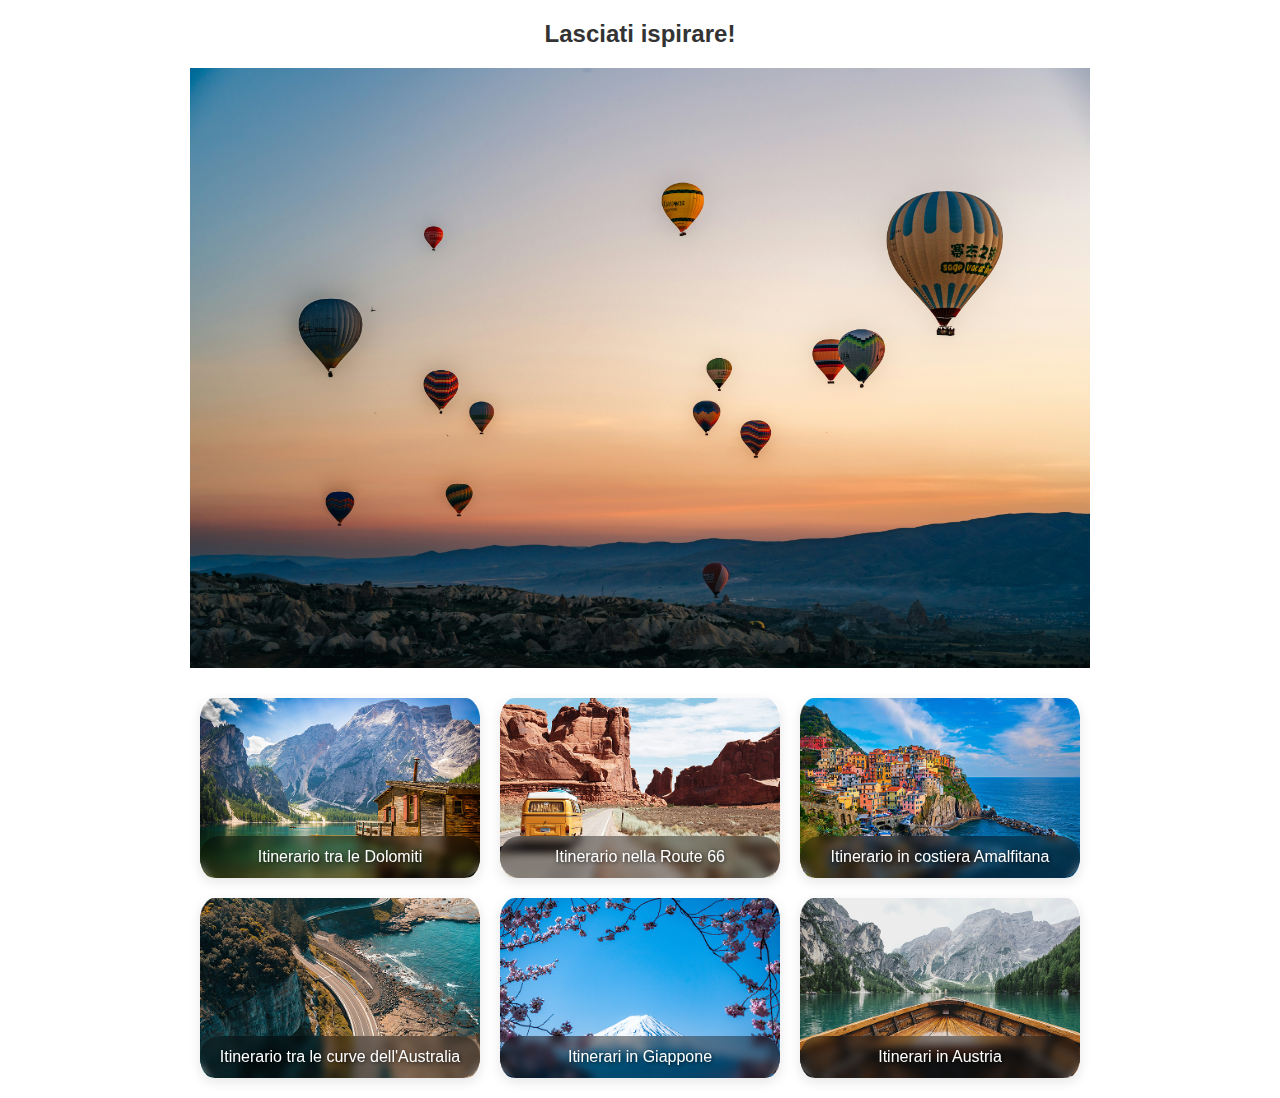
<file: contentwithcards.html>
<!DOCTYPE html>
<html lang="it">
  <head>
    <meta http-equiv="X-UA-Compatible" content="IE=edge" />
    <meta charset="utf-8" />
    <meta name="viewport" content="width=device-width, initial-scale=1.0" />
    <link rel="stylesheet" href="contentwithcards.css" />

    <title>Travel Routes</title>
  </head>

  <body>
    <section class="inspiration">
      <h2>Lasciati ispirare!</h2>
      <div class="hero-image">
        <img src="immagini/hotairbaloon.jpg" alt="Mongolfiere al tramonto" />
      </div>
      <!-- Card -->
      <div class="cards">
        <div class="card">
          <img src="immagini/dolomiti.png" alt="Itinerario Dolomiti" />
          <div class="label">Itinerario tra le Dolomiti</div>
        </div>
        <div class="card">
          <img src="immagini/route66.png" alt="Itinerario Route 66" />
          <div class="label">Itinerario nella Route 66</div>
        </div>
        <div class="card">
          <img
            src="immagini/amalfi.png"
            alt="Itinerario in costiera Amalfitana"
          />
          <div class="label">Itinerario in costiera Amalfitana</div>
        </div>
        <div class="card">
          <img src="immagini/australia.png" alt="Itinerari Australia" />
          <div class="label">Itinerario tra le curve dell'Australia</div>
        </div>
        <div class="card">
          <img src="immagini/giappone.png" alt="Itinerari Giappone" />
          <div class="label">Itinerari in Giappone</div>
        </div>
        <div class="card">
          <img src="immagini/austria.png" alt="Itinerari Austria" />
          <div class="label">Itinerari in Austria</div>
        </div>
      </div>
    </section>
  </body>
</html>
</file>
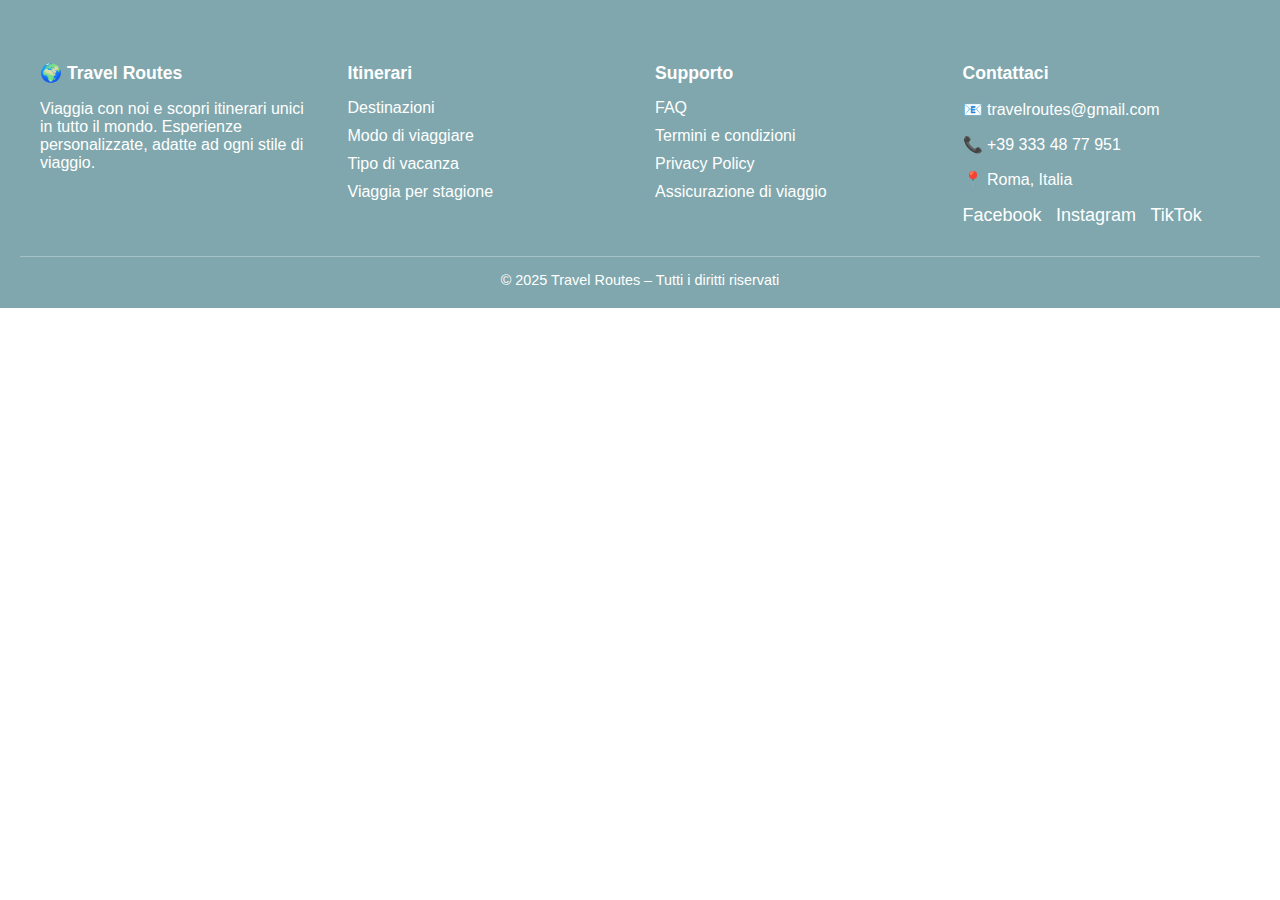
<file: footer.html>
<!DOCTYPE html>
<html lang="it">
  <head>
    <meta charset="UTF-8" />
    <meta name="viewport" content="width=device-width, initial-scale=1.0" />
    <title>Footer Travel Routes</title>
    <style>
      body {
        margin: 0;
        font-family: Arial, sans-serif;
      }

      footer {
        background-color: #7fa7ad;
        color: #fff;
        padding: 40px 20px 20px;
      }

      .footer-container {
        display: grid;
        grid-template-columns: repeat(auto-fit, minmax(200px, 1fr));
        gap: 30px;
        max-width: 1200px;
        margin: 0 auto;
      }

      .footer-col h4 {
        font-size: 1.1rem;
        margin-bottom: 15px;
        font-weight: bold;
      }

      .footer-col ul {
        list-style: none;
        padding: 0;
        margin: 0;
      }

      .footer-col ul li {
        margin-bottom: 10px;
      }

      .footer-col ul li a {
        color: #fff;
        text-decoration: none;
        transition: color 0.3s ease;
      }

      .footer-col ul li a:hover {
        color: #ffd166;
      }

      .social-links a {
        display: inline-block;
        margin-right: 10px;
        font-size: 18px;
        color: #fff;
        text-decoration: none;
        transition: color 0.3s ease;
      }

      .social-links a:hover {
        color: #ffd166;
      }

      .footer-bottom {
        text-align: center;
        margin-top: 30px;
        font-size: 0.9rem;
        border-top: 1px solid rgba(255, 255, 255, 0.3);
        padding-top: 15px;
      }
    </style>
  </head>
  <body>
    <footer>
      <div class="footer-container">
        <!-- Logo e descrizione -->
        <div class="footer-col">
          <h4>🌍 Travel Routes</h4>
          <p>
            Viaggia con noi e scopri itinerari unici in tutto il mondo.
            Esperienze personalizzate, adatte ad ogni stile di viaggio.
          </p>
        </div>

        <!-- Itinerari -->
        <div class="footer-col">
          <h4>Itinerari</h4>
          <ul>
            <li><a href="#">Destinazioni</a></li>
            <li><a href="#">Modo di viaggiare</a></li>
            <li><a href="#">Tipo di vacanza</a></li>
            <li><a href="#">Viaggia per stagione</a></li>
          </ul>
        </div>

        <!-- Supporto -->
        <div class="footer-col">
          <h4>Supporto</h4>
          <ul>
            <li><a href="#">FAQ</a></li>
            <li><a href="#">Termini e condizioni</a></li>
            <li><a href="#">Privacy Policy</a></li>
            <li><a href="#">Assicurazione di viaggio</a></li>
          </ul>
        </div>

        <!-- Contatti -->
        <div class="footer-col">
          <h4>Contattaci</h4>
          <p>📧 travelroutes@gmail.com</p>
          <p>📞 ‪+39 333 48 77 951‬</p>
          <p>📍 Roma, Italia</p>
          <div class="social-links">
            <a href="#">Facebook</a>
            <a href="#">Instagram</a>
            <a href="#">TikTok</a>
          </div>
        </div>
      </div>

      <div class="footer-bottom">
        © 2025 Travel Routes – Tutti i diritti riservati
      </div>
    </footer>
  </body>
</html>
</file>
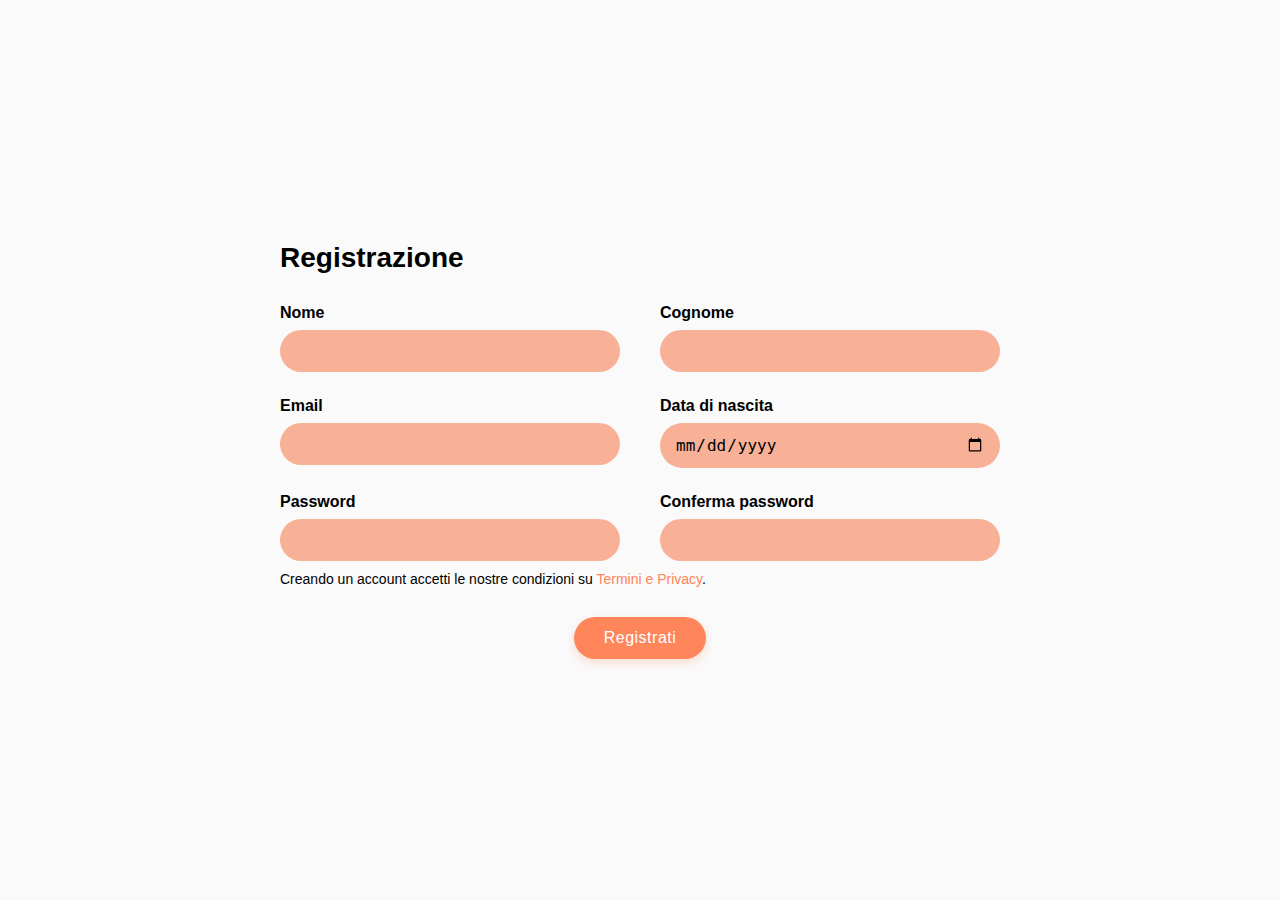
<file: form_registrazione.html>
<!DOCTYPE html>
<html lang="it">
  <head>
    <meta http-equiv="X-UA-Compatible" content="IE=edge" />
    <meta charset="utf-8" />
    <meta name="viewport" content="width=device-width, initial-scale=1.0" />
    <link rel="stylesheet" href="form_registrazione.css" />

    <title>Travel Routes</title>
  </head>

  <body>
    <form action="#">
      <h1>Registrazione</h1>

      <div class="form-grid">
        <div>
          <label for="name">Nome</label>
          <input type="text" name="name" id="name" required />
        </div>

        <div>
          <label for="surname">Cognome</label>
          <input type="text" name="surname" id="surname" required />
        </div>

        <div>
          <label for="email">Email</label>
          <input type="email" name="email" id="email" required />
        </div>

        <div>
          <label for="birth">Data di nascita</label>
          <input type="date" name="birth" id="birth" required />
        </div>

        <div>
          <label for="password">Password</label>
          <input type="password" name="password" id="password" required />
        </div>

        <div>
          <label for="confirm">Conferma password</label>
          <input type="password" name="confirm" id="confirm" required />
        </div>
      </div>

      <div>
        <p class="terms">
          Creando un account accetti le nostre condizioni su
          <a href="#">Termini e Privacy</a>.
        </p>
      </div>

      <div class="form-footer">
        <button type="submit">Registrati</button>
      </div>
    </form>
    <script>
      const form = document.querySelector("form");

      form.addEventListener("submit", (e) => {
        e.preventDefault(); // blocca l'invio per validare prima

        const password = form.password.value.trim();
        const confirm = form.confirm.value.trim();

        // Controllo password uguali
        if (password !== confirm) {
          alert("Le password non corrispondono!");
          form.confirm.focus();
          return;
        }

        // Controlla lunghezza minima password
        if (password.length < 6) {
          alert("La password deve contenere almeno 6 caratteri!");
          form.password.focus();
          return;
        }

        // Se tutto ok, invia il form (o fai chiamata API ecc)
        alert("Registrazione completata con successo!");

        form.submit(); // invia il form normalmente
      });
    </script>
  </body>
</html>
</file>
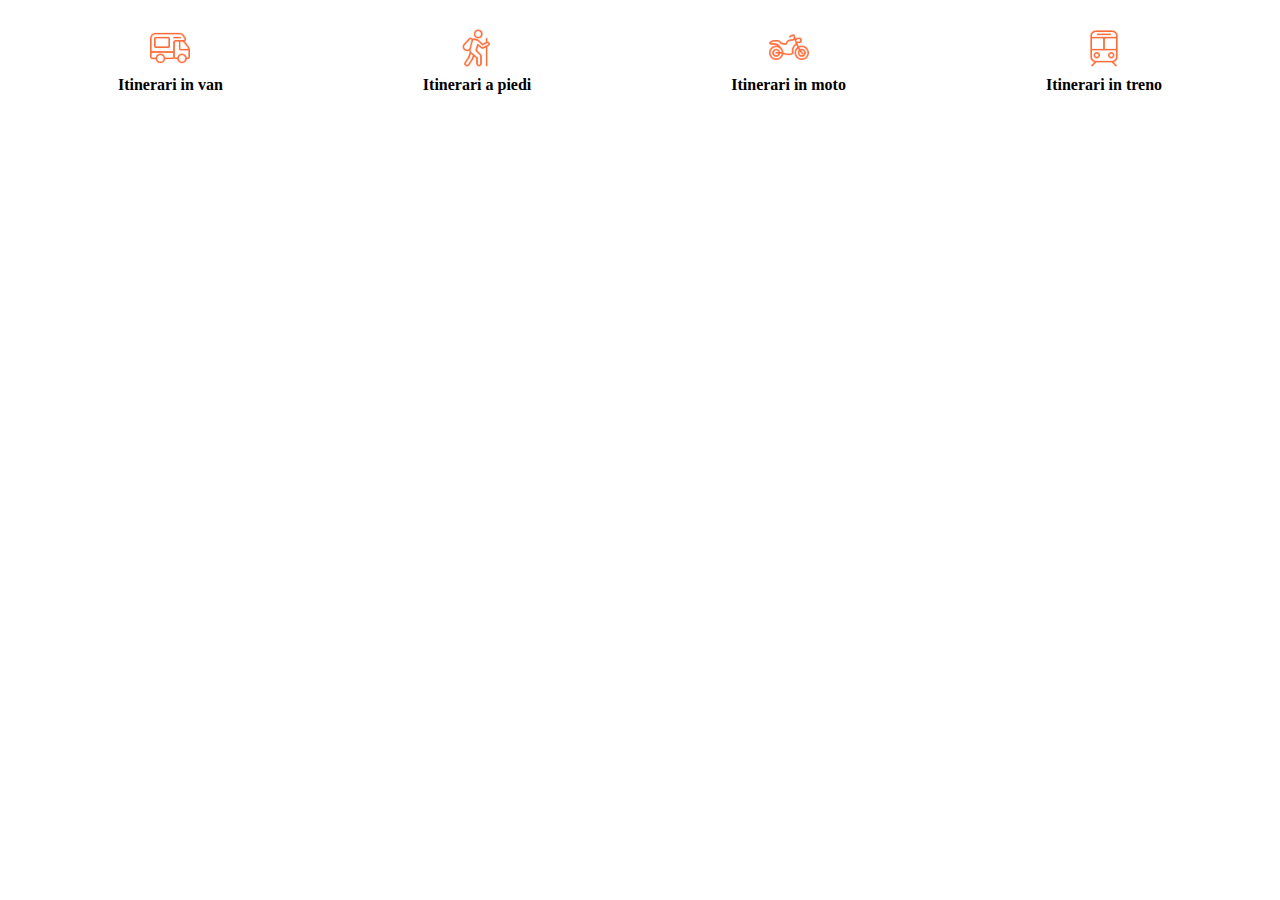
<file: iconBar.html>
<!DOCTYPE html>
<html lang="en">
<head>
    <meta charset="UTF-8">
    <meta name="viewport" content="width=device-width, initial-scale=1.0">
    <title>IconBar</title>
    <link rel="stylesheet" href="iconBar-css.css">
</head>
<body>
    <div class="icon-list">
        <div class="icon-item">
            <img src="[data-uri]" alt="rv-campground">
            <span>Itinerari in van</span>
        </div>
        <div class="icon-item">
            <img src="[data-uri]" alt="trekking">
            <span>Itinerari a piedi</span>
        </div>
        <div class="icon-item">
            <img src="[data-uri]" alt="motorcycle">
            <span>Itinerari in moto</span>
        </div>
        <div class="icon-item">
            <img src="[data-uri]" alt="subway">
            <span>Itinerari in treno</span>
        </div>
    </div>
</body>
</html>
</file>
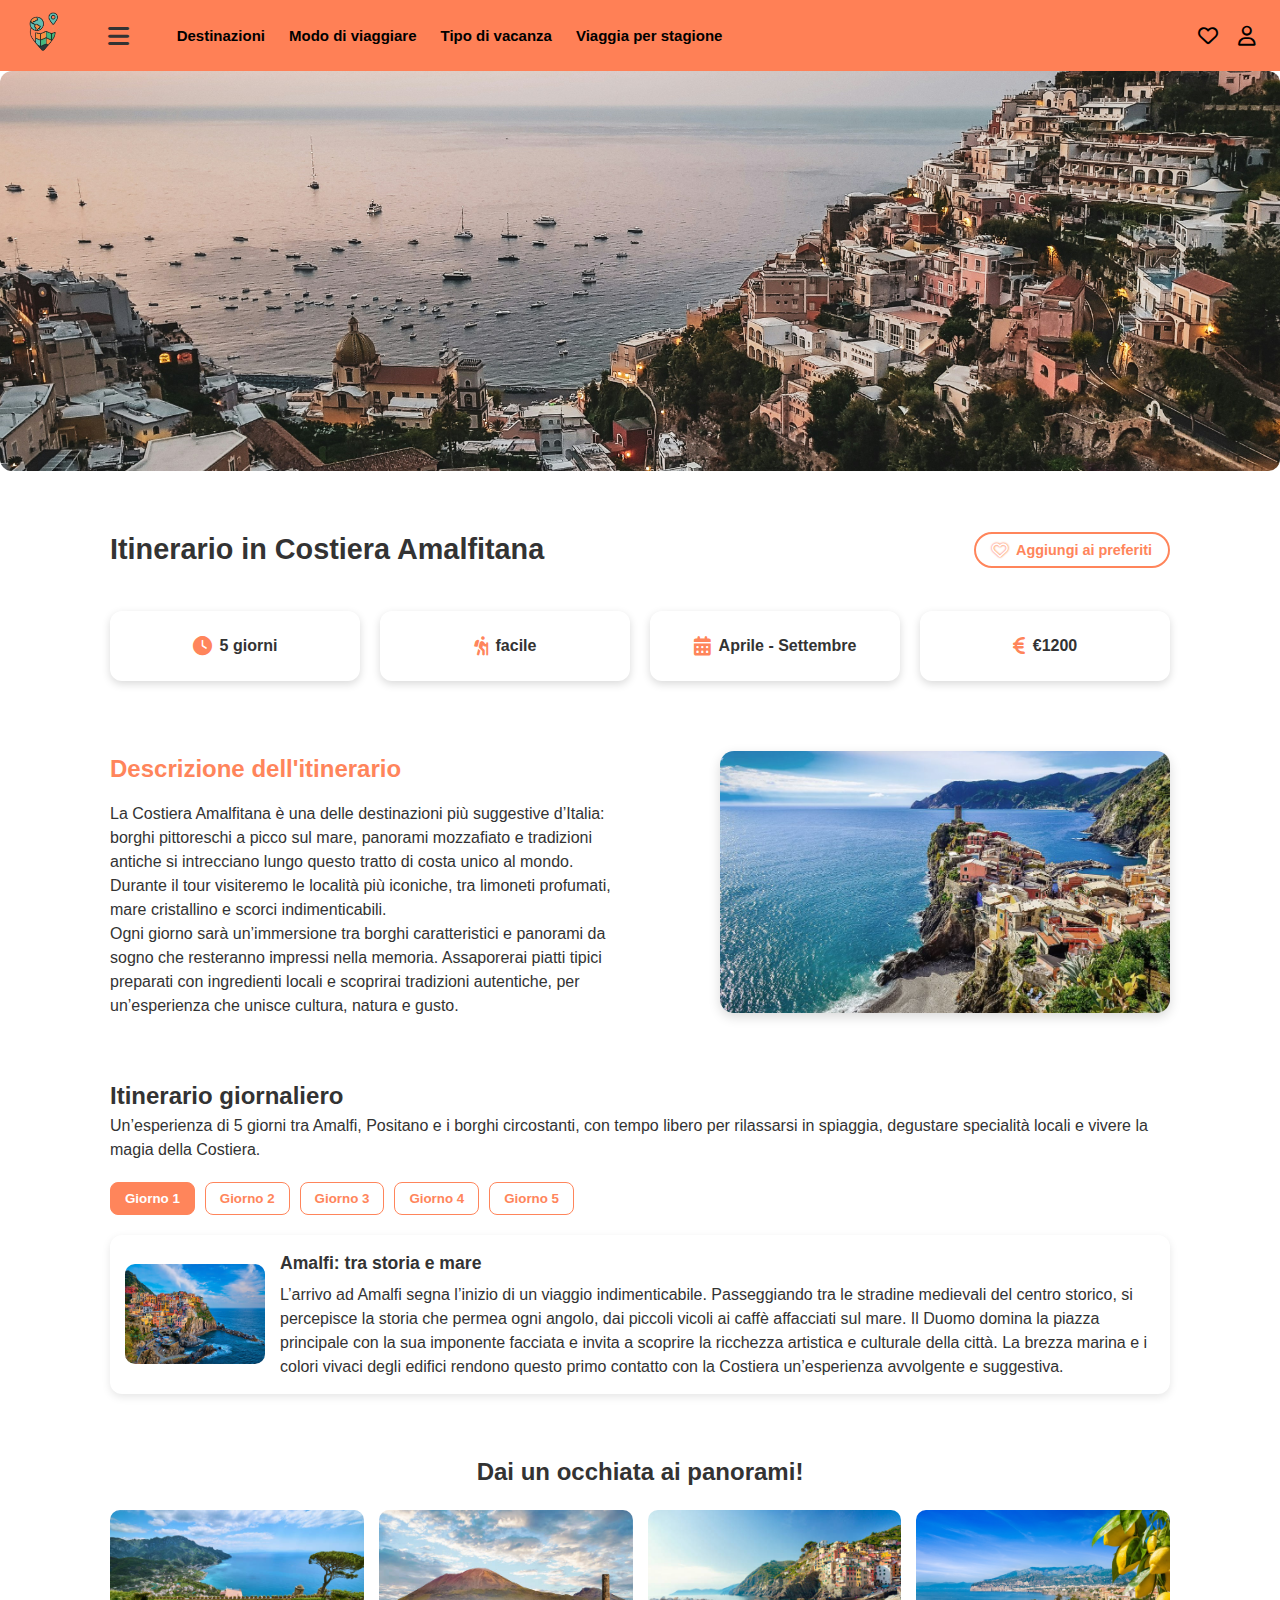
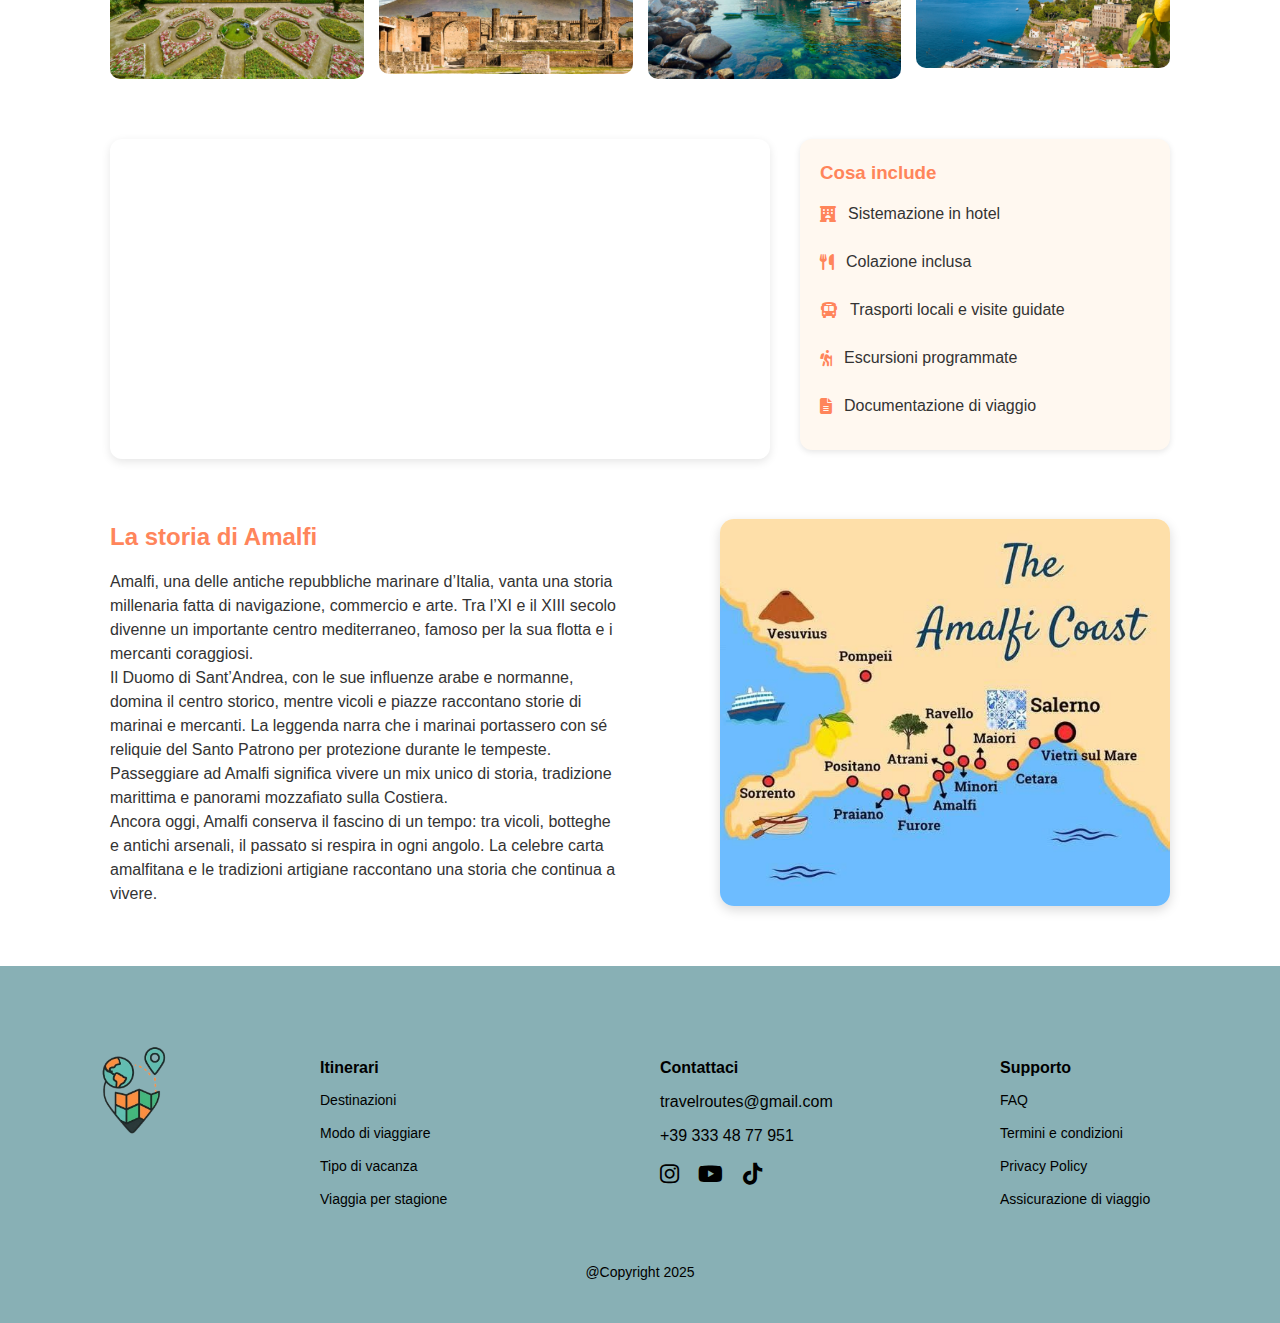
<file: paginaitinerario.html>
<!DOCTYPE html>
<html lang="it">
  <head>
    <meta http-equiv="X-UA-Compatible" content="IE=edge" />
    <meta charset="utf-8" />
    <meta name="viewport" content="width=device-width, initial-scale=1.0" />
    <link rel="stylesheet" href="paginaitinerario.css" />
    <link
      rel="stylesheet"
      href="https://cdnjs.cloudflare.com/ajax/libs/font-awesome/6.5.0/css/all.min.css"
    />
    <link
      href="https://fonts.googleapis.com/css2?family=Poppins:wght@400;600&display=swap"
      rel="stylesheet"
    />
    <title>Travel Routes</title>
  </head>
  <body>
    <!--NAV BAR-->
    <nav class="navbar">
      <div class="navbar-left">
        <a href="#">
          <img
            src="immagini/logo-senza-sfondo.png"
            alt="Logo"
            class="nav-logo"
          />
        </a>
        <i class="fas fa-bars hamburger" id="hamburgerIcon"></i>
      </div>

      <ul class="navbar-menu">
        <li class="dropdown">
          <a href="#" id="link-destinazioni">Destinazioni</a>
          <ul class="dropdown-menu">
            <li>Islanda</li>
            <li>Stati Uniti</li>
            <li>Africa</li>
            <li>Francia</li>
            <li>Spagna</li>
            <li>Portogallo</li>
            <li>Croazia</li>
            <li>Grecia</li>
          </ul>
        </li>
        <li class="dropdown">
          <a href="#" id="link-modo">Modo di viaggiare</a>
          <ul class="dropdown-menu">
            <li>Van</li>
            <li>Camper</li>
            <li>Moto</li>
            <li>Macchina</li>
            <li>Treno</li>
            <li>A piedi</li>
          </ul>
        </li>
        <li class="dropdown">
          <a href="#" id="link-tipo">Tipo di vacanza</a>
          <ul class="dropdown-menu">
            <li>In solitaria</li>
            <li>In gruppo organizzato</li>
            <li>In gruppo con noi</li>
            <li>In famiglia</li>
          </ul>
        </li>
        <li class="dropdown">
          <a href="#" id="link-stagione">Viaggia per stagione</a>
          <ul class="dropdown-menu">
            <li>Estate</li>
            <li>Autunno</li>
            <li>Inverno</li>
            <li>Primavera</li>
          </ul>
        </li>
      </ul>

      <div class="navbar-icons">
        <i class="far fa-heart" aria-label="Preferiti"></i>

        <!--FORM LOGIN-->
        <div class="user-login-container">
          <i class="far fa-user" id="userIcon" aria-label="Login"></i>
          <div id="loginDropdown" class="dropdown hidden">
            <h3>Login</h3>
            <form>
              <label for="email">Email</label>
              <input type="email" id="email" name="email" required />

              <label for="password">Password</label>
              <input type="password" id="password" name="password" required />

              <div class="button_group">
                <button type="submit">Accedi</button>
                <a href="form_registrazione.html">Registrati</a>
              </div>
            </form>
          </div>
        </div>
      </div>
      <script>
        const userIcon = document.getElementById("userIcon");
        const loginDropdown = document.getElementById("loginDropdown");

        userIcon.addEventListener("click", (e) => {
          e.stopPropagation();
          loginDropdown.classList.toggle("show");
          if (loginDropdown.classList.contains("show")) {
            loginDropdown.querySelector("#email").focus();
          }
        });

        document.addEventListener("click", () => {
          loginDropdown.classList.remove("show");
        });
      </script>
    </nav>

    <!-- TOGGLE MENU MOBILE-->
    <section class="toggle-body" id="toggleBody">
      <div class="navbar-toggle">
        <div class="logo-title-toggle">
          <img
            class="logo-senza-sfondo"
            src="immagini/logo-senza-sfondo.png"
            alt="Logo del sito"
          />
          <h3 class="titolo-toggle-menu">Travel Routes</h3>
        </div>
        <img
          class="close-button"
          id="closeToggle"
          src="immagini/icona-chiusura.png"
          alt="close button"
        />
      </div>

      <section class="lista-menu">
        <ul>
          <li><b>Destinazioni</b></li>
          <li>Islanda</li>
          <li>Stati Uniti</li>
          <li>Africa</li>
          <li>Francia</li>
          <li>Spagna</li>
          <li>Portogallo</li>
          <li>Croazia</li>
          <li>Grecia</li>
        </ul>
        <ul>
          <li><b>Modo di viaggiare</b></li>
          <li>Van</li>
          <li>Camper</li>
          <li>Moto</li>
          <li>Macchina</li>
          <li>Treno</li>
          <li>A piedi</li>
        </ul>
        <ul>
          <li><b>Tipo di vacanza</b></li>
          <li>In solitaria</li>
          <li>In gruppo organizzato</li>
          <li>In gruppo con noi</li>
          <li>In famiglia</li>
        </ul>
        <ul>
          <li><b>Viaggia per stagione</b></li>
          <li>Estate</li>
          <li>Autunno</li>
          <li>Inverno</li>
          <li>Primavera</li>
        </ul>
      </section>
    </section>

    <script>
      const heartIcon = document.querySelector(".fa-heart");
      const hamburgerIcon = document.getElementById("hamburgerIcon");
      const toggleBody = document.getElementById("toggleBody");
      const closeToggle = document.getElementById("closeToggle");

      heartIcon.addEventListener("click", () => {
        heartIcon.classList.toggle("fas");
        heartIcon.classList.toggle("far");
      });

      hamburgerIcon.addEventListener("click", () => {
        toggleBody.classList.add("active");
      });

      closeToggle.addEventListener("click", () => {
        toggleBody.classList.remove("active");
      });

      window.addEventListener("resize", () => {
        if (window.innerWidth > 768) {
          toggleBody.classList.remove("active");
        }
      });
      const dropdownLinks = document.querySelectorAll(
        ".navbar-menu .dropdown > a"
      );

      dropdownLinks.forEach((link) => {
        link.addEventListener("click", function (e) {
          e.preventDefault();

          const dropdownMenu = this.nextElementSibling;

          document
            .querySelectorAll(".navbar-menu .dropdown-menu.active")
            .forEach((menu) => {
              if (menu !== dropdownMenu) {
                menu.classList.remove("active");
              }
            });

          dropdownMenu.classList.toggle("active");
        });
      });

      document.addEventListener("click", (e) => {
        if (!e.target.closest(".navbar-menu .dropdown")) {
          document
            .querySelectorAll(".navbar-menu .dropdown-menu.active")
            .forEach((menu) => {
              menu.classList.remove("active");
            });
        }
      });
    </script>

    <!--PAGINA ITINERARIO-->
    <header class="hero">
      <img src="immagini/itinerarioamalfi.jpg" alt="Costiera Amalfitana" />
    </header>

    <section class="titolo">
      <h1>Itinerario in Costiera Amalfitana</h1>
      <button class="preferiti-btn" id="preferitiBtn">
        <i class="fa-regular fa-heart" id="cuoreIcona"></i> Aggiungi ai
        preferiti
      </button>
    </section>

    <section class="info-cards">
      <div class="card">
        <i class="fa-solid fa-clock"> </i> <span>5 giorni</span>
      </div>
      <div class="card">
        <i class="fa-solid fa-person-hiking"> </i> <span>facile</span>
      </div>
      <div class="card">
        <i class="fa-solid fa-calendar-days"> </i>
        <span>Aprile - Settembre</span>
      </div>
      <div class="card">
        <i class="fa-solid fa-euro-sign"> </i> <span>€1200</span>
      </div>
    </section>

    <section class="descrizione">
      <div class="text">
        <h2>Descrizione dell'itinerario</h2>
        <p>
          La Costiera Amalfitana è una delle destinazioni più suggestive
          d’Italia: borghi pittoreschi a picco sul mare, panorami mozzafiato e
          tradizioni antiche si intrecciano lungo questo tratto di costa unico
          al mondo. Durante il tour visiteremo le località più iconiche, tra
          limoneti profumati, mare cristallino e scorci indimenticabili.
        </p>
        <p>
          Ogni giorno sarà un’immersione tra borghi caratteristici e panorami da
          sogno che resteranno impressi nella memoria. Assaporerai piatti tipici
          preparati con ingredienti locali e scoprirai tradizioni autentiche,
          per un’esperienza che unisce cultura, natura e gusto.
        </p>
      </div>
      <div class="side-image">
        <img
          src="immagini/panoramaamalfi.jpg"
          alt="Panorama Costiera Amalfitana"
        />
      </div>
    </section>
    <section class="itinerario-giorni">
      <div class="text">
        <h2>Itinerario giornaliero</h2>
        <p>
          Un’esperienza di 5 giorni tra Amalfi, Positano e i borghi circostanti,
          con tempo libero per rilassarsi in spiaggia, degustare specialità
          locali e vivere la magia della Costiera.
        </p>
        <div class="giorni-tabs">
          <button class="tab attivo" data-giorno="1">Giorno 1</button>
          <button class="tab" data-giorno="2">Giorno 2</button>
          <button class="tab" data-giorno="3">Giorno 3</button>
          <button class="tab" data-giorno="4">Giorno 4</button>
          <button class="tab" data-giorno="5">Giorno 5</button>
        </div>
        <!-- Giorno 1 -->
        <div class="giorno" id="giorno-1">
          <div class="attivita-card">
            <img src="immagini/amalfi.png" alt="Amalfi" />
            <div class="text">
              <h3>Amalfi: tra storia e mare</h3>
              <p>
                L’arrivo ad Amalfi segna l’inizio di un viaggio indimenticabile.
                Passeggiando tra le stradine medievali del centro storico, si
                percepisce la storia che permea ogni angolo, dai piccoli vicoli
                ai caffè affacciati sul mare. Il Duomo domina la piazza
                principale con la sua imponente facciata e invita a scoprire la
                ricchezza artistica e culturale della città. La brezza marina e
                i colori vivaci degli edifici rendono questo primo contatto con
                la Costiera un’esperienza avvolgente e suggestiva.
              </p>
            </div>
          </div>
        </div>
        <!-- Giorno 2 -->
        <div class="giorno" id="giorno-2">
          <div class="attivita-card">
            <img src="immagini/ravello.jpg" alt="Ravello" />
            <div class="text">
              <h3>Ravello: giardini sospesi sul mare</h3>
              <p>
                A Ravello i celebri giardini di Villa Rufolo e Villa Cimbrone
                offrono panorami che sembrano dipinti. Tra fiori profumati e
                viali ombreggiati, ogni angolo regala scorci sul mare
                scintillante sottostante. Passeggiare qui significa lasciarsi
                avvolgere da un’atmosfera romantica e contemplativa, mentre la
                vista sulla Costiera Amalfitana si apre davanti agli occhi in
                tutta la sua maestosità.
              </p>
            </div>
          </div>
        </div>
        <!-- Giorno 3 -->
        <div class="giorno" id="giorno-3">
          <div class="attivita-card">
            <img src="immagini/pompei.jpg" alt="Pompei" />
            <div class="text">
              <h3>Pompei: un tuffo nel passato</h3>
              <p>
                La visita a Pompei è un viaggio nel tempo: camminare tra le
                antiche strade lastricate e ammirare le rovine di templi, teatri
                e ville permette di immaginare la vita quotidiana di secoli fa.
                Una guida esperta accompagna tra dettagli e curiosità che
                rendono viva la storia di questa città straordinariamente
                conservata, facendo emergere l’emozione di fronte a
                testimonianze millenarie.
              </p>
            </div>
          </div>
        </div>
        <!-- Giorno 4 -->
        <div class="giorno" id="giorno-4">
          <div class="attivita-card">
            <img src="immagini/positano.jpg" alt="Positano" />
            <div class="text">
              <h3>Positano: tra vicoli e mare</h3>
              <p>
                Positano incanta con le sue casette colorate che sembrano
                arrampicarsi sulla roccia. Passeggiare tra i vicoli pieni di
                negozi artigianali e caffè pittoreschi è un piacere per i sensi.
                Il tempo libero in spiaggia permette di rilassarsi ascoltando il
                mare, godendo dei panorami mozzafiato e assaporando appieno
                l’atmosfera unica di questa perla della Costiera Amalfitana.
              </p>
            </div>
          </div>
        </div>
        <!-- Giorno 5 -->
        <div class="giorno" id="giorno-5">
          <div class="attivita-card">
            <img src="immagini/sorrento.jpg" alt="Sorrento" />
            <div class="text">
              <h3>Sorrento: sapori e addii</h3>
              <p>
                L’ultimo giorno a Sorrento offre un mix di sapori e panorami.
                Passeggiare tra il centro storico significa scoprire botteghe e
                laboratori artigianali, mentre il profumo di limoncello e dolci
                tipici riempie l’aria. È il momento di assaporare fino
                all’ultimo la magia della Costiera, conservando nel cuore
                ricordi indimenticabili e la promessa di tornare.
              </p>
            </div>
          </div>
        </div>
      </div>
    </section>

    <section class="galleria">
      <h2>Dai un occhiata ai panorami!</h2>
      <div class="panorami">
        <img src="immagini/ravello.jpg" alt="Giardini di Ravello" />
        <img src="immagini/pompei.jpg" alt="Rovine romane di Pompei" />
        <img src="immagini/positano.jpg" alt="Costa di Positano" />
        <img src="immagini/sorrento.jpg" alt="Centro storico di Sorrento" />
      </div>
    </section>

    <div class="map-container">
      <div class="map-box">
        <iframe
          src="https://www.google.com/maps/embed?pb=!1m18!1m12!1m3!1d24223.59911600943!2d14.571025228276206!3d40.630987062308215!2m3!1f0!2f0!3f0!3m2!1i1024!2i768!4f13.1!3m3!1m2!1s0x133b95b54921c5d1%3A0x151a2c999fb2aca9!2s84011%20Amalfi%20SA!5e0!3m2!1sit!2sit!4v1756392584531!5m2!1sit!2sit"
          width="100%"
          height="100%"
          style="border: 0"
          allowfullscreen=""
          loading="lazy"
          referrerpolicy="no-referrer-when-downgrade"
        >
        </iframe>
      </div>
      <div class="cosa-include">
        <h3>Cosa include</h3>
        <ul>
          <li><i class="fa-solid fa-hotel"></i> Sistemazione in hotel</li>
          <li><i class="fa-solid fa-utensils"> </i> Colazione inclusa</li>
          <li>
            <i class="fa-solid fa-bus"> </i> Trasporti locali e visite guidate
          </li>
          <li>
            <i class="fa-solid fa-person-hiking"></i> Escursioni programmate
          </li>
          <li>
            <i class="fa-solid fa-file-lines"></i> Documentazione di viaggio
          </li>
        </ul>
      </div>
    </div>

    <section class="tour">
      <div class="text">
        <h2>La storia di Amalfi</h2>
        <p>
          Amalfi, una delle antiche repubbliche marinare d’Italia, vanta una
          storia millenaria fatta di navigazione, commercio e arte. Tra l’XI e
          il XIII secolo divenne un importante centro mediterraneo, famoso per
          la sua flotta e i mercanti coraggiosi.
        </p>
        <p>
          Il Duomo di Sant’Andrea, con le sue influenze arabe e normanne, domina
          il centro storico, mentre vicoli e piazze raccontano storie di marinai
          e mercanti. La leggenda narra che i marinai portassero con sé reliquie
          del Santo Patrono per protezione durante le tempeste.
        </p>
        <p>
          Passeggiare ad Amalfi significa vivere un mix unico di storia,
          tradizione marittima e panorami mozzafiato sulla Costiera.
        </p>
        <p>
          Ancora oggi, Amalfi conserva il fascino di un tempo: tra vicoli,
          botteghe e antichi arsenali, il passato si respira in ogni angolo. La
          celebre carta amalfitana e le tradizioni artigiane raccontano una
          storia che continua a vivere.
        </p>
      </div>
      <div class="side-image">
        <img src="immagini/mappatouramalfi.jpg" alt="Mappa tour Amalfi" />
      </div>
    </section>
    <script>
      const tabs = document.querySelectorAll(".giorni-tabs .tab");
      const giorni = document.querySelectorAll(".giorno");

      tabs.forEach((tab, i) => {
        tab.addEventListener("click", () => {
          tabs.forEach((t) => t.classList.remove("attivo"));
          tab.classList.add("attivo");
          giorni.forEach((g) => (g.style.display = "none"));
          document.getElementById("giorno-" + (i + 1)).style.display = "block";
        });
      });
      // Mostra solo Giorno 1 all’avvio
      giorni.forEach((g, i) => (g.style.display = i === 0 ? "block" : "none"));

      const preferitiBtn = document.getElementById("preferitiBtn");
      const cuoreIcona = document.getElementById("cuoreIcona");

      preferitiBtn.addEventListener("click", () => {
        cuoreIcona.classList.toggle("fa-regular");
        cuoreIcona.classList.toggle("fa-solid");

        if (cuoreIcona.classList.contains("fa-solid")) {
          preferitiBtn.innerHTML =
            '<i class="fa-solid fa-heart" id="cuoreIcona"></i> Nei preferiti';
        } else {
          preferitiBtn.innerHTML =
            '<i class="fa-regular fa-heart" id="cuoreIcona"></i> Aggiungi ai preferiti';
        }
      });
    </script>

    <!--FOOTER-->
    <footer>
      <div class="footer-container">
        <!-- Logo -->
        <div class="footer-logo">
          <img src="/immagini/logo-senza-sfondo.png" alt="Logo" />
        </div>

        <!-- Itinerari -->
        <div class="footer-section">
          <h4>Itinerari</h4>
          <ul>
            <li>Destinazioni</li>
            <li>Modo di viaggiare</li>
            <li>Tipo di vacanza</li>
            <li>Viaggia per stagione</li>
          </ul>
        </div>

        <!-- Contatti -->
        <div class="footer-section">
          <h4>Contattaci</h4>
          <p>travelroutes@gmail.com</p>
          <p>+39 333 48 77 951</p>
          <div class="social-icons">
            <a href="#"><i class="fa-brands fa-instagram"></i></a>
            <a href="#"><i class="fa-brands fa-youtube"></i></a>
            <a href="#"><i class="fa-brands fa-tiktok"></i></a>
          </div>
        </div>

        <!-- Supporto -->
        <div class="footer-section">
          <h4>Supporto</h4>
          <ul>
            <li><a href="#">FAQ</a></li>
            <li><a href="#">Termini e condizioni</a></li>
            <li><a href="#">Privacy Policy</a></li>
            <li><a href="#">Assicurazione di viaggio</a></li>
          </ul>
        </div>
      </div>
      <div class="footer-bottom">
        <p>@Copyright 2025</p>
      </div>
    </footer>
  </body>
</html>
</file>
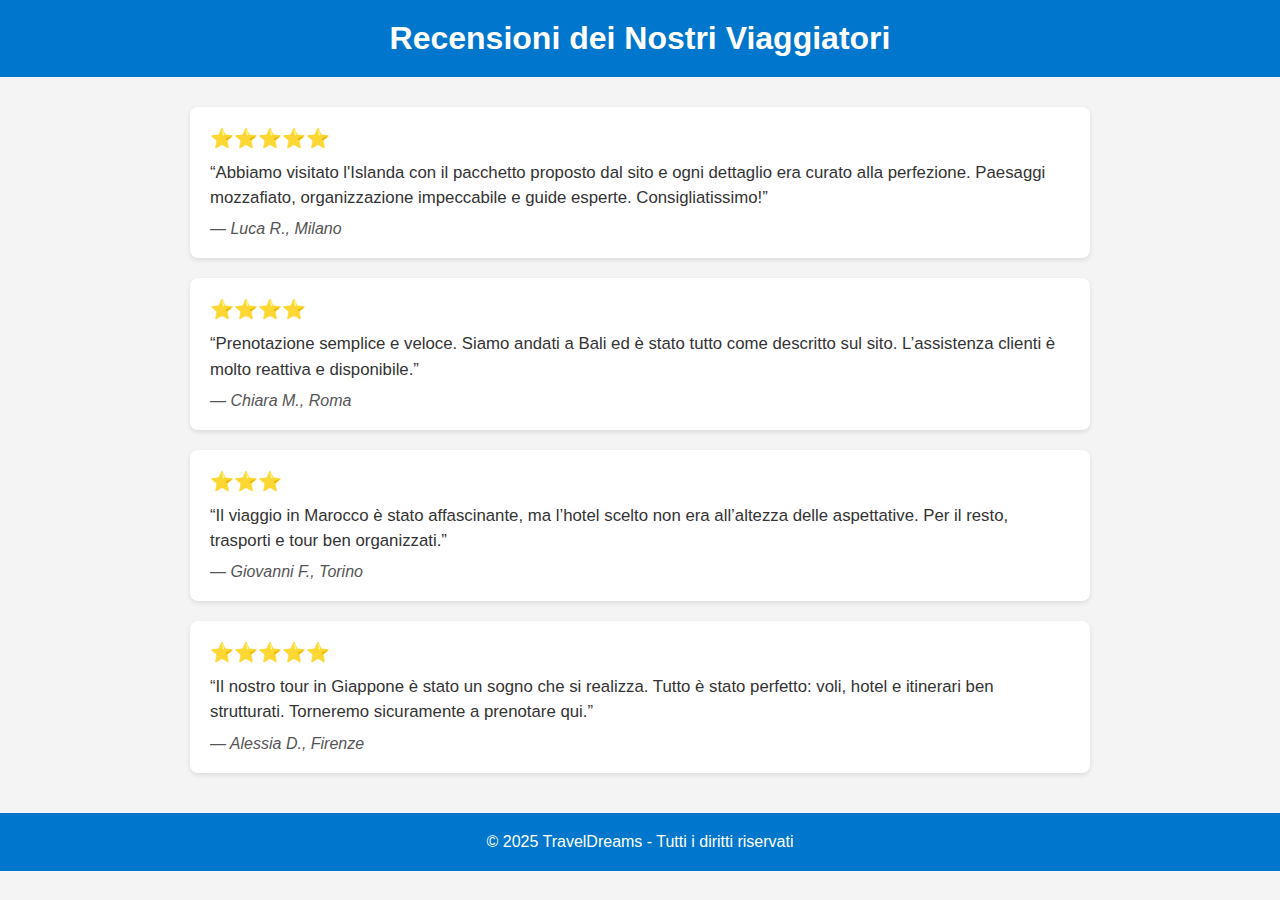
<file: recensioni.html>
<!DOCTYPE html>
<html lang="it">
<head>
  <meta charset="UTF-8">
  <meta name="viewport" content="width=device-width, initial-scale=1.0">
  <title>Recensioni Viaggiatori - TravelDreams</title>
  <style>
    body {
      font-family: 'Segoe UI', sans-serif;
      background-color: #f4f4f4;
      margin: 0;
      padding: 0;
      color: #333;
    }

    header {
      background-color: #0077cc;
      color: white;
      padding: 20px 0;
      text-align: center;
    }

    h1 {
      margin: 0;
      font-size: 2em;
    }

    .container {
      max-width: 900px;
      margin: 30px auto;
      padding: 0 20px;
    }

    .review {
      background-color: white;
      border-radius: 8px;
      padding: 20px;
      margin-bottom: 20px;
      box-shadow: 0 2px 5px rgba(0, 0, 0, 0.1);
    }

    .stars {
      color: #ffc107;
      font-size: 1.2em;
      margin-bottom: 10px;
    }

    .review-text {
      font-size: 1.05em;
      line-height: 1.5;
      margin-bottom: 10px;
    }

    .author {
      font-style: italic;
      color: #555;
    }

    footer {
      text-align: center;
      padding: 20px;
      background-color: #0077cc;
      color: white;
      margin-top: 40px;
    }
  </style>
</head>
<body>

  <header>
    <h1>Recensioni dei Nostri Viaggiatori</h1>
  </header>

  <div class="container">
    <div class="review">
      <div class="stars">⭐️⭐️⭐️⭐️⭐️</div>
      <div class="review-text">“Abbiamo visitato l'Islanda con il pacchetto proposto dal sito e ogni dettaglio era curato alla perfezione. Paesaggi mozzafiato, organizzazione impeccabile e guide esperte. Consigliatissimo!”</div>
      <div class="author">— Luca R., Milano</div>
    </div>

    <div class="review">
      <div class="stars">⭐️⭐️⭐️⭐️</div>
      <div class="review-text">“Prenotazione semplice e veloce. Siamo andati a Bali ed è stato tutto come descritto sul sito. L’assistenza clienti è molto reattiva e disponibile.”</div>
      <div class="author">— Chiara M., Roma</div>
    </div>

    <div class="review">
      <div class="stars">⭐️⭐️⭐️</div>
      <div class="review-text">“Il viaggio in Marocco è stato affascinante, ma l’hotel scelto non era all’altezza delle aspettative. Per il resto, trasporti e tour ben organizzati.”</div>
      <div class="author">— Giovanni F., Torino</div>
    </div>

    <div class="review">
      <div class="stars">⭐️⭐️⭐️⭐️⭐️</div>
      <div class="review-text">“Il nostro tour in Giappone è stato un sogno che si realizza. Tutto è stato perfetto: voli, hotel e itinerari ben strutturati. Torneremo sicuramente a prenotare qui.”</div>
      <div class="author">— Alessia D., Firenze</div>
    </div>
  </div>

  <footer>
    &copy; 2025 TravelDreams - Tutti i diritti riservati
  </footer>

</body>
</html>
</file>
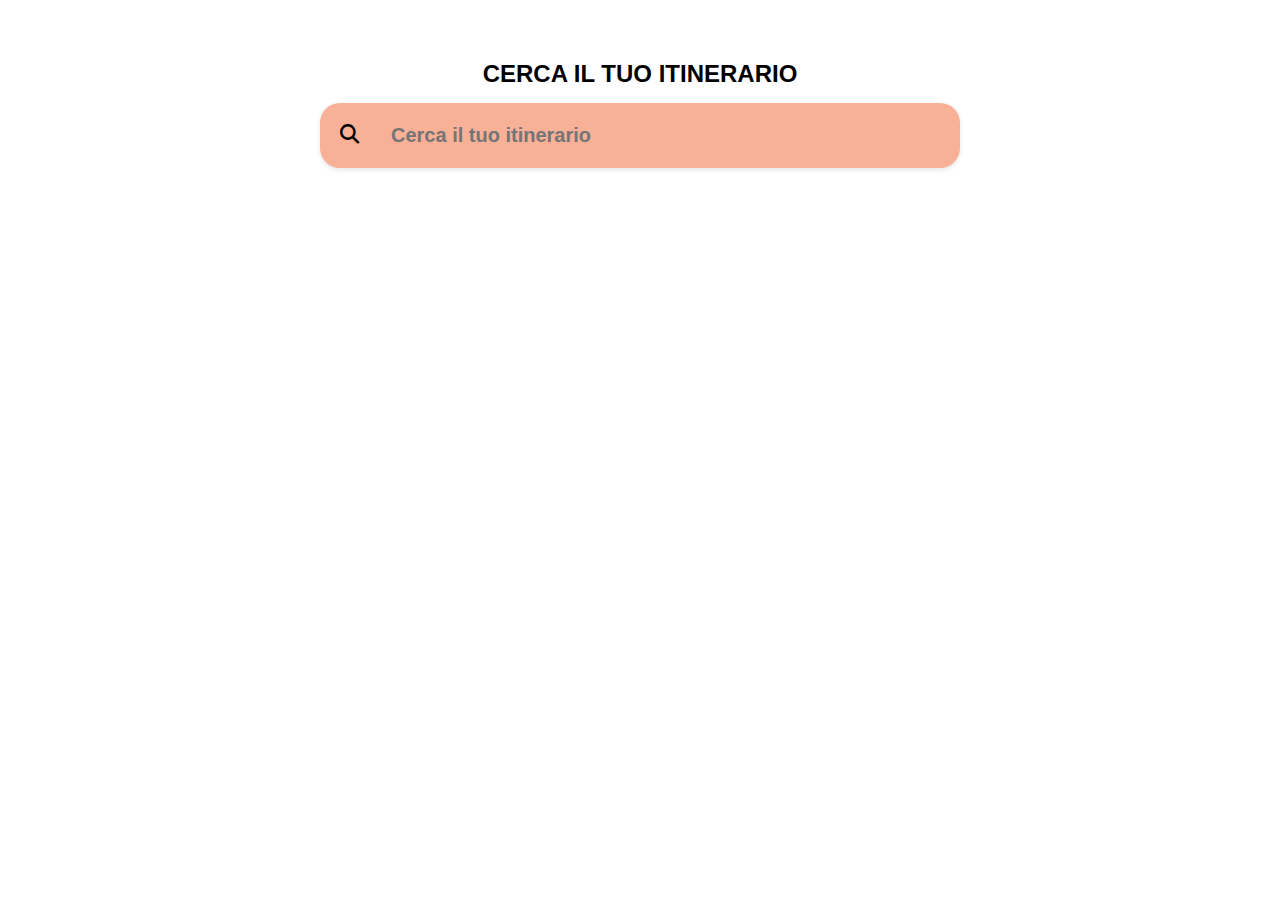
<file: search_bar.html>
<!DOCTYPE html>
<html lang="it">
  <head>
    <meta http-equiv="X-UA-Compatible" content="IE=edge" />
    <meta charset="utf-8" />
    <meta name="viewport" content="width=device-width, initial-scale=1.0" />
    <link rel="stylesheet" href="search_bar.css" />
    <link
      rel="stylesheet"
      href="https://cdnjs.cloudflare.com/ajax/libs/font-awesome/6.5.0/css/all.min.css"
    />

    <title>Travel Routes</title>
  </head>

  <body>
    <div class="search-container">
      <h2 class="search-title">CERCA IL TUO ITINERARIO</h2>
      <div class="search-bar">
        <div class="icon">
          <i class="fas fa-search search-icon"></i>
        </div>
        <input type="text" placeholder="Cerca il tuo itinerario" />
      </div>
    </div>
  </body>
</html>
</file>
<file: contentwithcards.css>
* {
  font-family: Arial, Helvetica, sans-serif;
  box-sizing: border-box;
  margin: 0;
  padding: 0;
}
body {
  background-color: white;
  padding: 20px;
  color: #333;
}
h2 {
  text-align: center;
  margin-bottom: 20px;
}
.hero-image img {
  width: 100%;
  max-width: 900px;
  display: block;
  margin: 0 auto 30px auto;
  object-fit: cover;
}
.cards {
  display: flex;
  flex-wrap: wrap;
  justify-content: center;
  gap: 20px;
  max-width: 960px;
  margin: 0 auto;
}
.card {
  position: relative;
  width: 280px;
  height: 180px;
  overflow: hidden;
  box-shadow: 0 4px 12px rgba(0, 0, 0, 0.1);
  transition: transform 0.3s ease;
  cursor: pointer;
  border-radius: 15px;
}
.card img {
  width: 100%;
  height: 100%;
  object-fit: cover;
  display: block;
  transition: all 0.3 ease;
}
/*label iniziale*/
.label {
  position: absolute;
  left: 0;
  right: 0;
  bottom: 0;
  background-color: rgba(0, 0, 0, 0.4);
  color: white;
  font-size: 16px;
  font-weight: lighter;
  text-align: center;
  padding: 12px 10px;
  border-radius: 20px;
  backdrop-filter: blur(4px);
  transition: all 0.3 ease;
  text-shadow: 1px 1px 4px rgba(0, 0, 0, 0.8);
}
/*overlay al passaggio del mouse*/
.card::before {
  content: "";
  position: absolute;
  top: 0;
  left: 0;
  width: 100%;
  height: 100%;
  background-color: rgba(0, 0, 0, 0.4);
  opacity: 0;
  transition: opacity 0.3 ease;
  z-index: 1;
}
.card:hover::before {
  opacity: 1;
  backdrop-filter: blur(2px);
}
.card:hover img {
  transform: scale(1.05);
}
.card:hover .label {
  top: 50%;
  bottom: auto;
  transform: translateY(-50%);
  background-color: transparent;
  font-size: 18px;
  border-radius: 0;
  z-index: 2;
  text-shadow: 2px 2px 6px rgba(0, 0, 0, 0.9);
}

/*Responsive per tablet e mobile}*/
@media (max-width: 900px) {
  .card {
    width: 45%;
    height: 160px;
  }
}

@media (max-width: 600px) {
  .card {
    width: 100%;
    height: 150px;
  }

  .label {
    font-size: 14px;
    padding: 10px;
  }

  .card:hover .label {
    font-size: 16px;
  }
}
</file>
<file: form_registrazione.css>
* {
  box-sizing: border-box;
  padding: 0;
  margin: 0;
}
body {
  font-family: Arial, Helvetica, sans-serif;
  display: flex;
  justify-content: center;
  align-items: center;
  min-height: 100vh;
  background-color: #fafafa;
}
form {
  width: 90%;
  border-radius: 20px;
  padding: 40px;
  max-width: 800px;
}
h1 {
  font-size: 28px;
  margin-bottom: 30px;
  color: black;
}

/*griglia dei campi*/
.form-grid {
  display: grid;
  grid-template-columns: 1fr 1fr;
  gap: 25px 40px;
}
label {
  display: block;
  margin-bottom: 8px;
  font-weight: bold;
  color: black;
}
input {
  width: 100%;
  padding: 12px 15px;
  border: none;
  border-radius: 999px;
  background-color: #f8b097;
  font-size: 16px;
}
input:focus {
  outline: 2px solid #ff855b;
  background-color: #fff2ed;
}
/*paragrafo condizioni*/
.terms {
  margin-top: 10px;
  font-size: 14px;
  color: black;
}
.terms a {
  color: #ff855b;
  text-decoration: none;
}
.terms a:hover {
  text-decoration: underline;
}

/*button registrati*/
.form-footer {
  margin-top: 30px;
  font-size: 14px;
  display: flex;
  justify-content: center;
}
button[type="submit"] {
  padding: 12px 30px;
  font-size: 16px;
  font-weight: 500;
  background-color: #ff855b;
  color: white;
  border: none;
  border-radius: 999px;
  cursor: pointer;
  transition: background-color 0.3s ease;
  box-shadow: 0 4px 10px rgba(255, 107, 45, 0.2);
  letter-spacing: 0.5px;
}
button[type="submit"]:hover {
  background-color: #ff855b;
}

/* Responsivo per schermi piccoli */
@media (max-width: 600px) {
  .form-grid {
    grid-template-columns: 1fr;
  }
}
</file>
<file: iconBar-css.css>
.icon-list {
  display: flex;
  justify-content: center;
  gap: 200px;
  padding: 20px;
}
.icon-item {
  display: flex;
  flex-direction: column;
  align-items: center;
  text-align: center;
}
.icon-item img {
  width: 40px;
  height: auto;
  margin-bottom: 8px;
}
.icon-item span {
  font-weight: bold;
}

@media only screen and (max-width: 1100px) {
  .icon-list {
    flex-wrap: wrap;
    gap: 100px;
  }
}
</file>
<file: paginaitinerario.css>
:root {
  --container-w: 1100px;
  --gap: 40px;
  --accent: #ff855b;
}
* {
  margin: 0;
  border: 0;
  box-sizing: border-box;
}
body {
  font-family: Arial, Helvetica, sans-serif;
  background: #fff;
  color: #333;
  line-height: 1.5;
}
/*NAV BAR*/
.navbar {
  background-color: #ff8056;
  display: grid;
  grid-template-columns: auto 1fr auto;
  column-gap: 48px;
  align-items: center;
  position: relative;
  padding: 12px 24px;
  z-index: 100;
}
.navbar-left {
  display: flex;
  align-items: center;
  gap: 48px;
}
.nav-logo {
  height: 40px;
}
.navbar-menu {
  list-style: none;
  display: flex;
  gap: 24px;
  margin: 0;
  padding: 0;
  justify-content: start;
}
.navbar-menu li {
  position: relative;
}
.navbar-menu li a {
  text-decoration: none;
  color: black;
  font-weight: 600;
  font-size: 15px;
  transition: color 0.2s ease;
  cursor: pointer;
}
.navbar-menu li a:hover,
.navbar-menu li a:focus {
  color: white;
  outline: none;
}
.navbar-menu li a:focus {
  outline: 2px solid #ff8056;
  outline-offset: 2px;
}
.navbar-menu .dropdown {
  position: relative;
}
.navbar-menu .dropdown-menu {
  display: none;
  position: absolute;
  top: 100%;
  left: 0;
  background-color: #fff3ed;
  box-shadow: 0 4px 10px rgba(0, 0, 0, 0.1);
  padding: 12px 16px;
  border-radius: 6px;
  min-width: 180px;
  z-index: 1000;
}
.navbar-menu .dropdown-menu li {
  margin-bottom: 8px;
  cursor: pointer;
  color: #333;
  font-weight: 500;
}
.navbar-menu .dropdown-menu {
  list-style: none;
}
.navbar-menu .dropdown-menu li:last-child {
  margin-bottom: 0;
}
.navbar-menu .dropdown-menu li:hover {
  color: #ff8056;
}
.navbar-menu .dropdown-menu.active {
  display: block;
}
.navbar-icons {
  display: flex;
  align-items: center;
  gap: 20px;
  color: black;
  font-size: 20px;
  cursor: pointer;
  flex-shrink: 0;
}
.navbar-icons i {
  font-size: 20px;
  cursor: pointer;
  color: black;
}
/* LOGIN */
.user-login-container {
  position: relative;
  display: inline-block;
}
#loginDropdown {
  position: absolute;
  top: 36px;
  right: 0;
  background-color: #ffffff;
  width: 280px;
  padding: 24px 20px;
  border-radius: 12px;
  box-shadow: 0 4px 10px rgba(0, 0, 0, 0.1);
  z-index: 1000;
  transition: all 0.3s ease;
}
#loginDropdown.hidden {
  opacity: 0;
  visibility: hidden;
  transform: translateY(-10px);
  pointer-events: none;
}
#loginDropdown.show {
  opacity: 1;
  visibility: visible;
  transform: translateY(0);
  pointer-events: auto;
}
#loginDropdown h3 {
  text-align: center;
  font-size: 20px;
  color: #000;
  margin-top: 0;
  margin-bottom: 20px;
}
#loginDropdown label {
  display: block;
  font-size: 14px;
  color: #000;
  margin-bottom: 6px;
}
#loginDropdown input {
  width: 80%;
  padding: 10px 14px;
  margin-bottom: 16px;
  border-radius: 999px;
  border: none;
  background-color: #f7a48c;
  font-size: 14px;
  color: black;
}
#loginDropdown button {
  display: block;
  width: fit-content;
  min-width: 120px;
  text-align: center;
  padding: 10px 24px;
  background-color: #ff6b35;
  color: white;
  border: none;
  border-radius: 999px;
  font-size: 15px;
  font-weight: 600;
  cursor: pointer;
  margin: 0 auto 10px auto;
}
#loginDropdown button:hover {
  background: #e55d25;
}

#loginDropdown .button_group {
  text-align: center;
}

#loginDropdown .button_group a {
  color: #ff6f35;
  font-size: 14px;
  text-decoration: underline;
  text-underline-offset: 2px;
}
/*TOGGLE MENU */
.hamburger {
  display: none;
  font-size: 24px;
  cursor: pointer;
}
.toggle-body {
  display: none;
  flex-direction: column;
  position: fixed;
  top: 0;
  left: 0;
  width: 100%;
  height: 100vh;
  background-color: #fff3ed;
  z-index: 99;
  padding: 24px;
  overflow-y: auto;
}
.toggle-body.active {
  display: flex;
}
.navbar-toggle {
  display: flex;
  justify-content: space-between;
  align-items: center;
  margin-bottom: 24px;
}
.logo-title-toggle {
  display: flex;
  align-items: center;
  gap: 12px;
}
.logo-senza-sfondo {
  height: 40px;
}
.titolo-toggle-menu {
  font-size: 20px;
  font-weight: bold;
  color: #333;
}
.close-button {
  height: 24px;
  cursor: pointer;
}
.lista-menu {
  display: grid;
  grid-template-columns: repeat(auto-fit, minmax(150px, 1fr));
  gap: 24px;
}
.lista-menu ul {
  list-style: none;
  padding: 0;
  margin: 0;
}
.lista-menu ul li {
  margin-bottom: 8px;
  font-weight: 500;
  color: #333;
  cursor: pointer;
}
@media (max-width: 768px) {
  .navbar-menu {
    display: none;
  }
  .hamburger {
    display: block;
    color: black;
  }
  .navbar-icons {
    position: absolute;
    top: 50%;
    right: 24px;
    transform: translateY(-50%);
    z-index: 1000;
  }
}

/*PAGINA ITINERARIO*/
.hero img {
  width: 100%;
  height: 400px;
  object-fit: cover;
  border-radius: 12px;
}
.titolo {
  padding: 20px;
  max-width: var(--container-w);
  margin: 30px auto 10px;
  display: flex;
  justify-content: space-between;
  align-items: center;
}
.titolo h1 {
  font-size: 1.8rem;
  font-weight: 600;
}
.preferiti-btn {
  background-color: white;
  color: var(--accent);
  font-weight: 600;
  border: 2px solid var(--accent);
  padding: 8px 16px;
  border-radius: 20px;
  font-size: 0.9rem;
  display: flex;
  align-items: center;
  gap: 8px;
  cursor: pointer;
  transition: all 0.3s ease;
}
.preferiti-btn .fa-regular {
  color: white;
  text-shadow: 0 0 2px var(--accent), 0 0 2px var(--accent);
}
.preferiti-btn:hover {
  background-color: var(--accent);
  color: white;
}
.titolo i {
  font-size: 1rem;
  color: var(--accent);
  cursor: pointer;
}
.preferiti-btn .fa-solid {
  color: red;
}
.info-cards {
  display: flex;
  flex-wrap: wrap;
  gap: 20px;
  padding: 10px 20px;
  max-width: var(--container-w);
  margin: 0 auto 30px;
  align-items: stretch;
}
.info-cards .card {
  flex: 1 1 200px;
  min-height: 70px;
  display: flex;
  align-items: center;
  justify-content: center;
  gap: 8px;
  font-weight: 600;
  font-size: 1rem;
  padding: 12px 14px;
  background: white;
  border-radius: 12px;
  box-shadow: 0 3px 8px rgba(0, 0, 0, 0.15);
}
.card i {
  color: var(--accent);
  font-size: 1.2rem;
}
.descrizione,
.tour,
.map-container {
  display: flex;
  flex-direction: row;
  align-items: flex-start;
  gap: var(--gap);
  padding: 0 20px;
  max-width: var(--container-w);
  margin: 60px auto;
}
.descrizione .text,
.tour .text,
.cosa-include h3 {
  flex: 1;
  text-align: left;
}
.side-image,
.map-image {
  flex: 1;
  display: flex;
  justify-content: flex-end;
}
.side-image img,
.map-image img {
  width: 100%;
  height: auto;
  max-width: 450px;
  object-fit: cover;
  border-radius: 14px;
  box-shadow: 0 4px 12px rgba(0, 0, 0, 0.15);
}
.descrizione h2,
.tour h2,
.cosa-include h3 {
  color: var(--accent);
  margin-bottom: 15px;
}
.tour ul {
  padding-left: 20px;
  margin-top: 10px;
}
.tour li {
  margin-bottom: 10px;
}
.galleria {
  max-width: var(--container-w);
  text-align: center;
  padding: 0 20px;
  margin: 60px auto;
}
.galleria h2 {
  margin-bottom: 20px;
  color: #333;
}
.panorami {
  display: grid;
  grid-template-columns: repeat(auto-fit, minmax(220px, 1fr));
  gap: 15px;
}
.panorami img {
  width: 100%;
  border-radius: 10px;
  object-fit: cover;
}
.map-container {
  display: flex;
  align-items: flex-start;
  gap: 30px;
}
.map-box {
  flex: 2;
  height: 320px;
  border-radius: 12px;
  overflow: hidden;
  box-shadow: 0 3px 10px rgba(0, 0, 0, 0.1);
}
.map-box iframe {
  width: 100%;
  height: 100%;
  border: none;
  border-radius: 12px;
}
.cosa-include {
  flex: 1;
  background: #fff8f0;
  padding: 20px;
  border-radius: 12px;
  box-shadow: 0 2px 6px rgba(0, 0, 0, 0.1);
}
.cosa-include ul {
  list-style: none;
  padding: 0;
  margin: 0;
  display: flex;
  flex-direction: column;
  gap: 12px;
}
.cosa-include li {
  margin-bottom: 12px;
  display: flex;
  align-items: center;
  gap: 12px;
}
.cosa-include i {
  color: var(--accent);
}
.itinerario-giorni {
  max-width: var(--container-w);
  margin: 60px auto;
  padding: 0 20px;
  box-sizing: border-box;
}
.giorni-tabs {
  display: flex;
  gap: 10px;
  flex-wrap: wrap;
  margin: 20px 0;
}
.giorni-tabs .tab {
  padding: 8px 14px;
  border-radius: 8px;
  border: 1px solid var(--accent);
  background: white;
  cursor: pointer;
  transition: 0.3s;
  color: var(--accent);
  font-weight: 600;
}
.giorni-tabs .tab.attivo,
.giorni-tabs .tab:hover {
  background: var(--accent);
  color: white;
}
.attivita-card {
  display: flex;
  align-items: center;
  gap: 15px;
  padding: 15px;
  background: #fff;
  border-radius: 12px;
  box-shadow: 0 3px 8px rgba(0, 0, 0, 0.1);
  margin-bottom: 20px;
}
.attivita-card img {
  width: 140px;
  height: 100px;
  object-fit: cover;
  border-radius: 10px;
}
.attivita-card .text h3 {
  margin-bottom: 6px;
  font-size: 1.1rem;
  color: #333;
}
/*responsive*/
@media (max-width: 1024px) {
  .attivita-card {
    flex-direction: column;
    align-items: flex-start;
  }
  .attivita-card img {
    width: 100%;
    height: 180px;
  }
  .panorami {
    grid-template-columns: repeat(
      auto-fit,
      minmax(180px, 1fr)
    ); /* più colonne su tablet */
    justify-items: center;
    gap: 12px;
  }
  .panorami img {
    width: 100%;
    max-width: 280px;
    border-radius: 10px;
    object-fit: cover;
  }
  .map-container {
    flex-direction: column;
    align-items: center;
    gap: 20px;
  }
  .map-box {
    width: 90%;
    max-width: 500px;
  }
  .cosa-include {
    width: 80%;
    max-width: 400px;
    display: flex;
    flex-direction: column;
    align-items: center;
    text-align: center;
    padding: 20px;
  }
  .cosa-include ul {
    align-items: center;
  }
  .cosa-include li {
    justify-content: center;
    gap: 10px;
  }
}
@media (max-width: 768px) {
  .hero img {
    height: auto;
    max-height: 300px;
  }
  .titolo {
    flex-direction: column;
    gap: 12px;
    text-align: center;
    margin: 20px auto;
  }
  .titolo h1 {
    font-size: 1.5rem;
  }
  .preferiti-btn {
    margin: 0 auto;
  }
  .descrizione,
  .tour,
  .map-container {
    flex-direction: column;
    gap: 20px;
    padding: 0 15px;
  }
  .side-image img,
  .map-image img {
    max-width: 100%;
  }
  .info-cards .card {
    width: 95%;
    font-size: 0.95rem;
  }
  .panorami {
    grid-template-columns: repeat(auto-fit, minmax(140px, 1fr));
    gap: 10px;
  }
  .panorami img {
    max-width: 200px;
  }
  .giorni-tabs {
    justify-content: flex-start;
    flex-wrap: wrap;
  }
  .giorni-tabs .tab {
    flex: 1 1 45%;
    text-align: center;
    margin-bottom: 10px;
  }
  .attivita-card {
    gap: 10px;
    padding: 12px;
  }
}
@media (max-width: 480px) {
  .giorni-tabs .tab {
    flex: 1 1 100%;
    font-size: 0.9rem;
    padding: 8px 10px;
  }
  .attivita-card img {
    height: 150px;
  }
  .attivita-card .text h3 {
    font-size: 1rem;
  }
  .attivita-card .text p {
    font-size: 0.9rem;
  }
  .info-cards .card {
    width: 100%;
    font-size: 0.9rem;
    padding: 10px 12px;
  }
  .panorami {
    grid-template-columns: 1fr;
    gap: 8px;
  }
  .panorami img {
    max-width: 100%;
  }
}
/*FOOTER*/
footer {
  background-color: #88b0b5;
  color: black;
  padding: 80px 20px 40px 20px;
}
.footer-container {
  display: flex;
  justify-content: space-between;
  align-items: flex-start;
  flex-wrap: wrap;
  max-width: 1100px;
  margin: 0 auto;
}
.footer-logo img {
  width: 80px;
}
.footer-section {
  min-width: 180px;
  margin: 10px;
}
.footer-section h4 {
  margin-bottom: 15px;
  font-size: 16px;
  margin-bottom: 10px;
}
.footer-section ul {
  list-style: none;
  padding: 0;
  margin: 0;
}
.footer-section ul li {
  margin-bottom: 12px;
  font-size: 14px;
  transition: color 0.3s ease;
}
.footer-section ul li:hover {
  color: #ff6c39;
}
.footer-section a {
  text-decoration: none;
  color: black;
  transition: color 0.3s ease;
}
.footer-section a:hover {
  color: #ff6c39;
}
.footer-section p {
  margin-bottom: 10px;
  transition: color 0.3s ease;
}
.footer-section p:hover {
  color: #ff6c39;
}
.social-icons {
  margin-top: 10px;
}
.social-icons a {
  font-size: 22px;
  margin-right: 15px;
  color: black;
  transition: color 0.3s ease;
}
.social-icons a:hover {
  color: #444;
}
.footer-bottom {
  text-align: center;
  margin-top: 30px;
  font-size: 14px;
}
.footer-section a,
.footer-section ul li,
.footer-section p {
  cursor: pointer;
}
@media (max-width: 768px) {
  .footer-logo {
    width: 100%;
    text-align: center;
    margin-bottom: 20px;
  }
}
</file>
<file: search_bar.css>
body {
  font-family: Arial, Helvetica, sans-serif;
  background-color: white;
  margin: 0;
  padding: 0;
}
.search-container {
  text-align: center;
  padding: 40px 20px;
}
.search-title {
  font-size: 1.5rem;
  font-weight: bold;
  margin-bottom: 15px;
}
.search-bar {
  display: flex;
  align-items: center;
  background-color: #f8b097;
  border-radius: 20px;
  padding: 20px;
  max-width: 600px;
  box-shadow: 0 2px 5px rgba(0, 0, 0, 0.1);
  margin: 0 auto;
}
.search-bar .icon {
  color: black;
  margin-right: 10px;
  font-size: 1.2rem;
}
.search-bar input {
  flex: 1;
  border: none;
  outline: none;
  font-size: 1rem;
  color: grey;
}
input[type="text"] {
  border: none;
  outline: none;
  background-color: #f8b097;
  font-size: 20px;
  font-weight: bold;
  flex: 1;
  color: grey;
  width: 700px;
  border-radius: 20px;
  margin-left: 20px;
}
/*responsive*/
@media (max-width: 600px) {
  .search-container {
    padding: 20px 10px;
  }

  .search-title {
    font-size: 1.2rem;
  }

  .search-bar {
    flex-direction: row;
    padding: 8px 12px;
  }

  .search-bar input {
    font-size: 0.9rem;
  }

  .search-bar .icon {
    font-size: 1rem;
    margin-right: 8px;
  }
}
</file>
